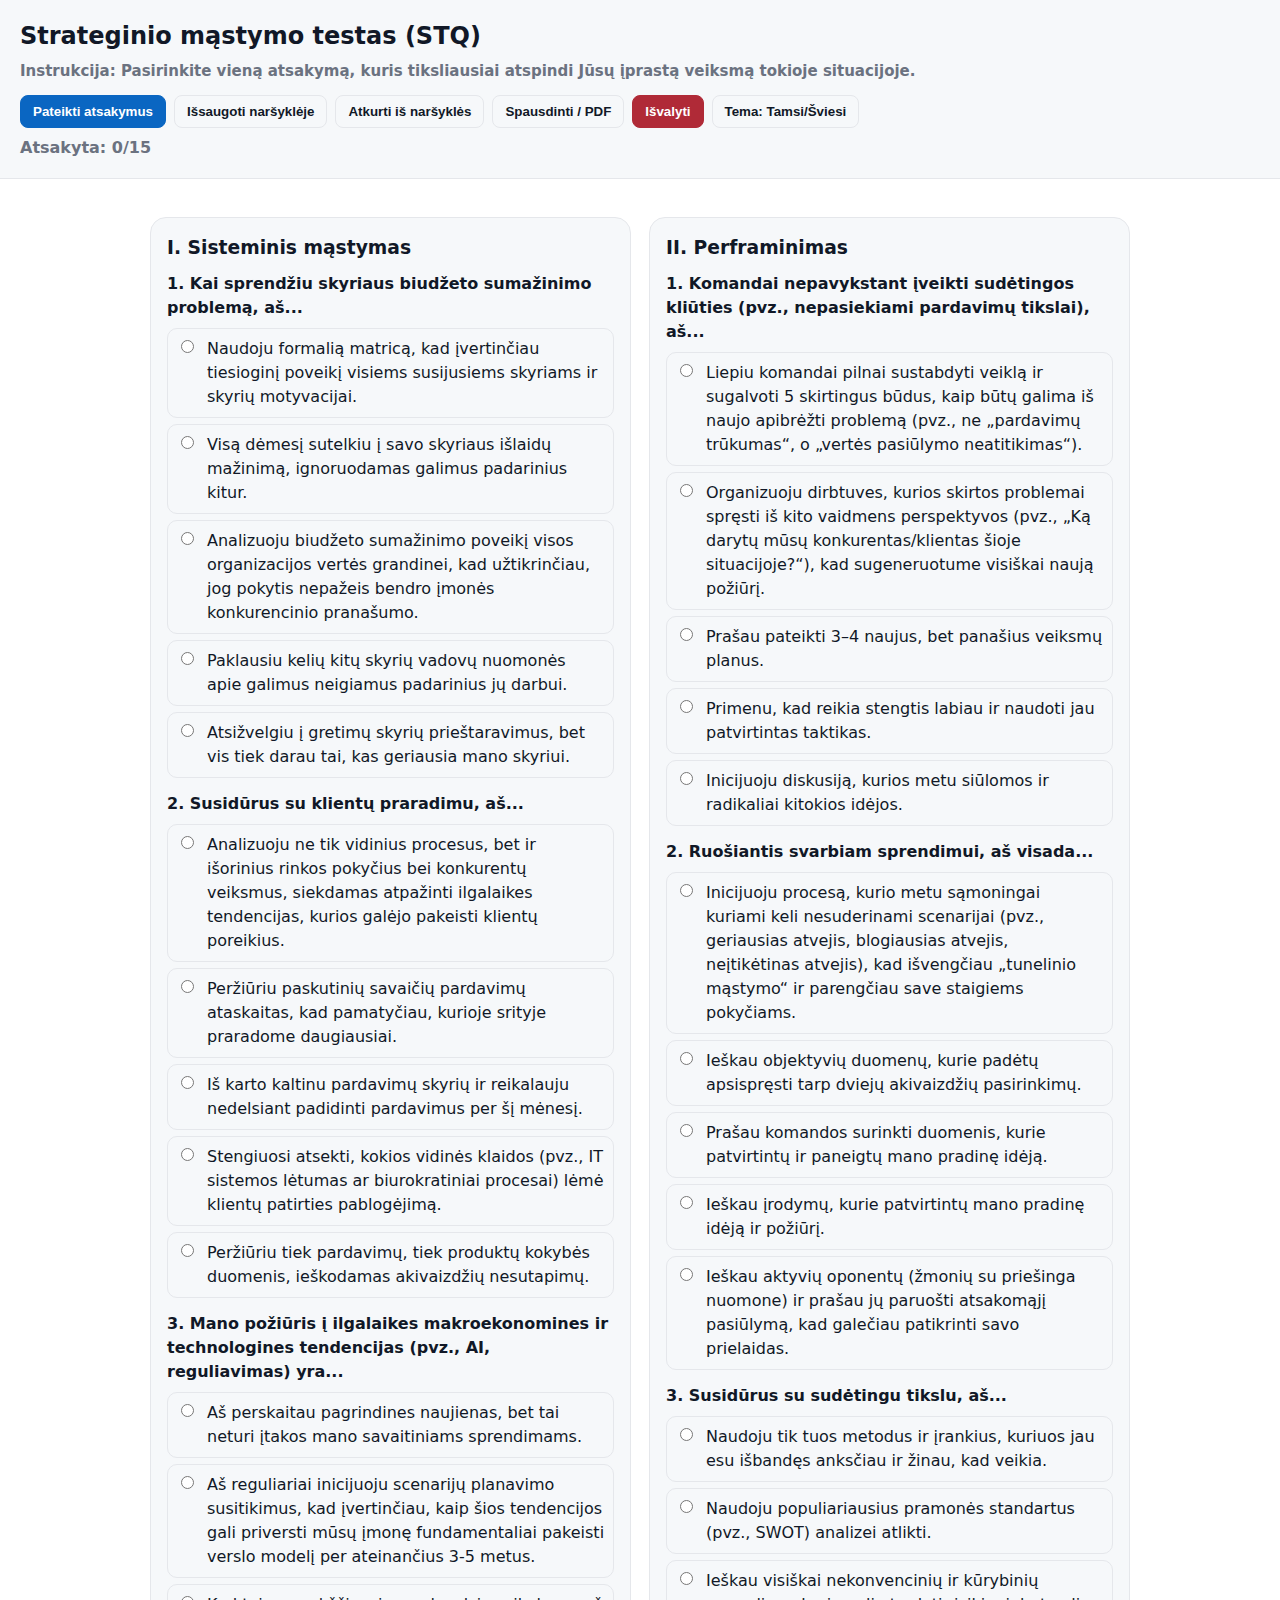
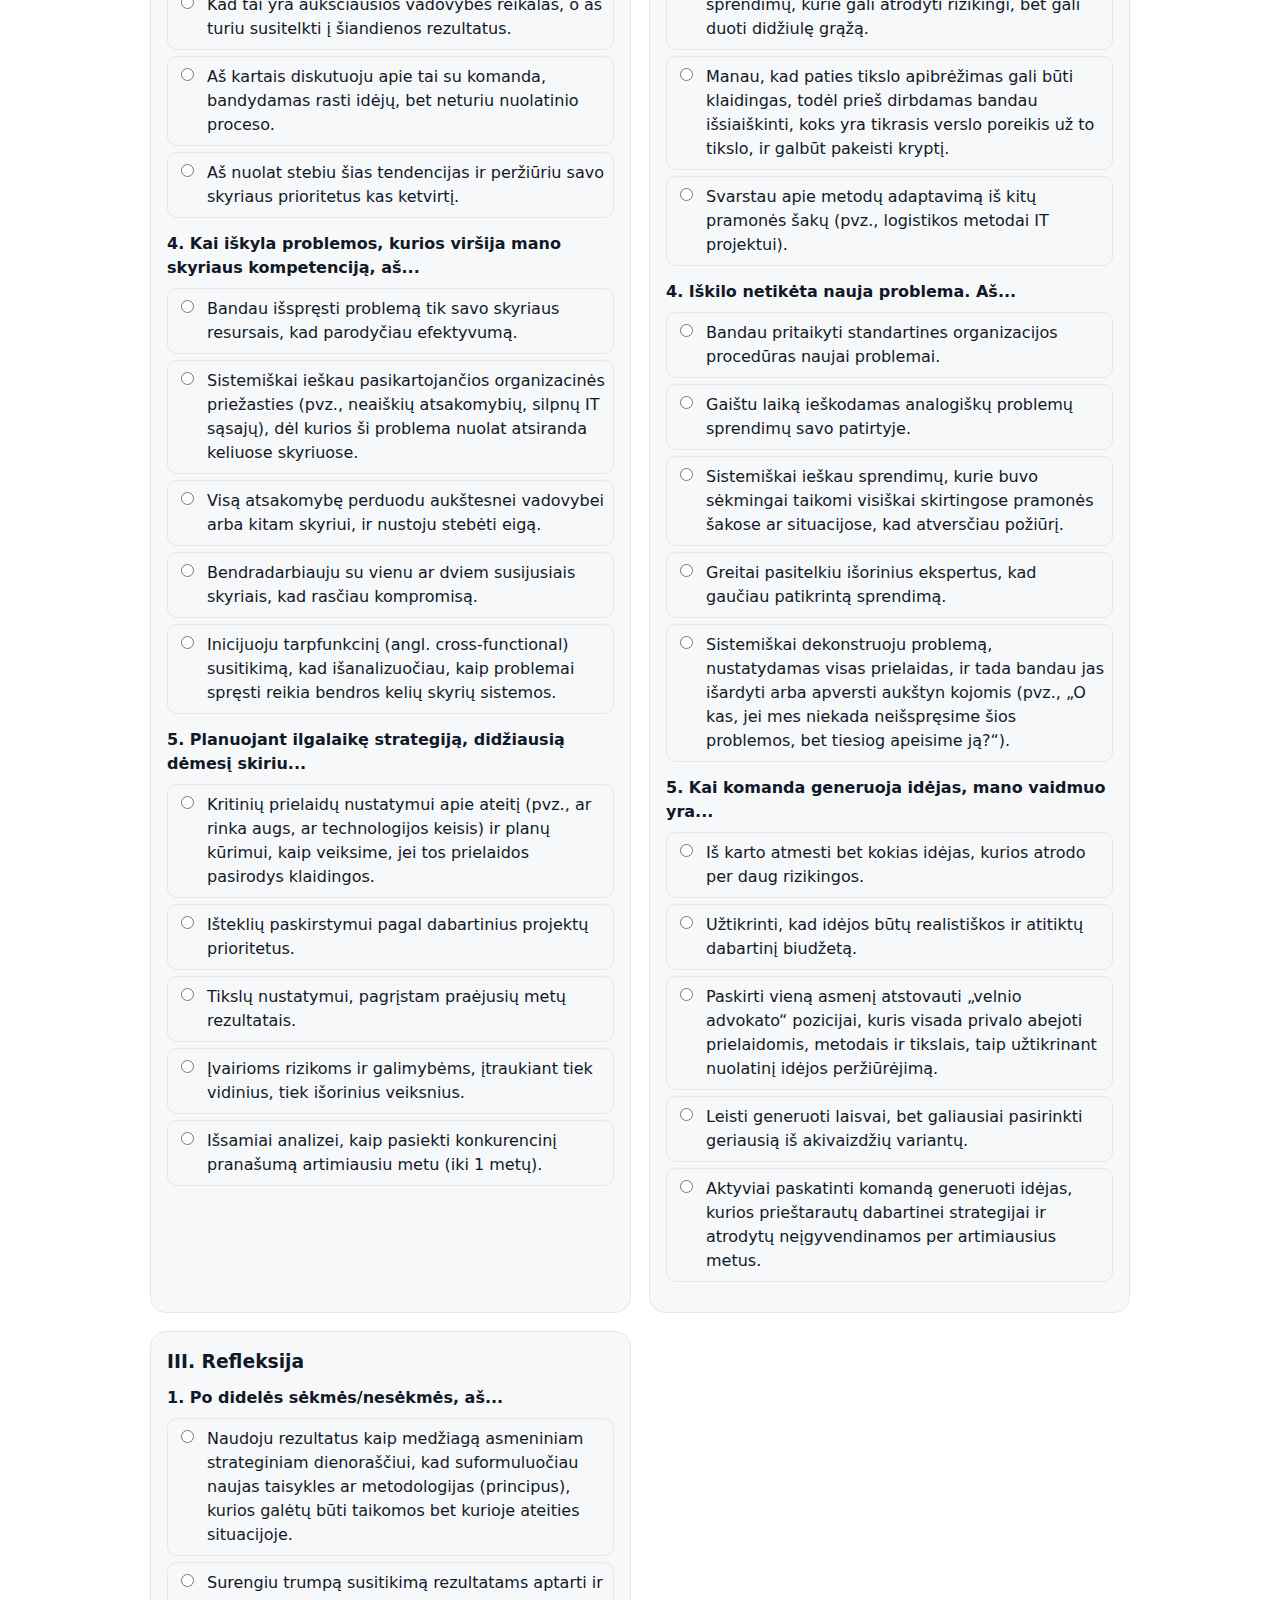
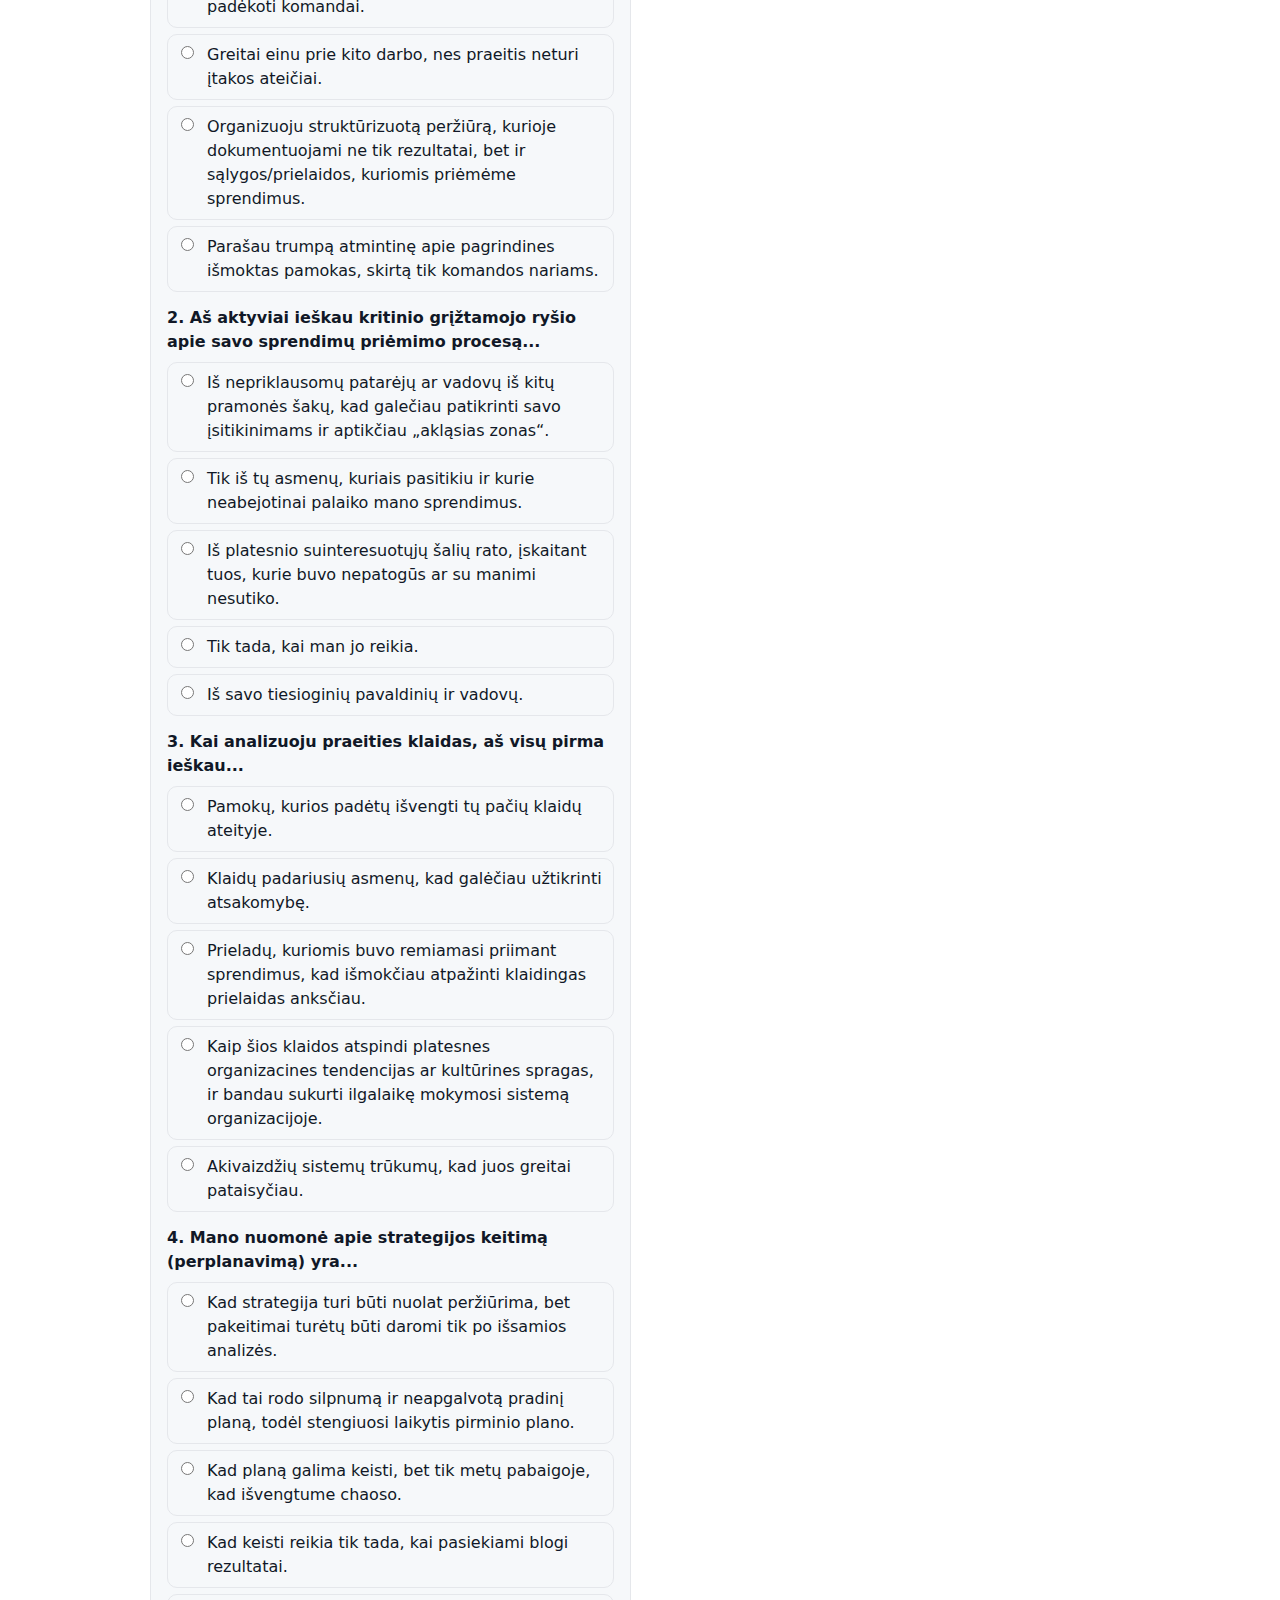
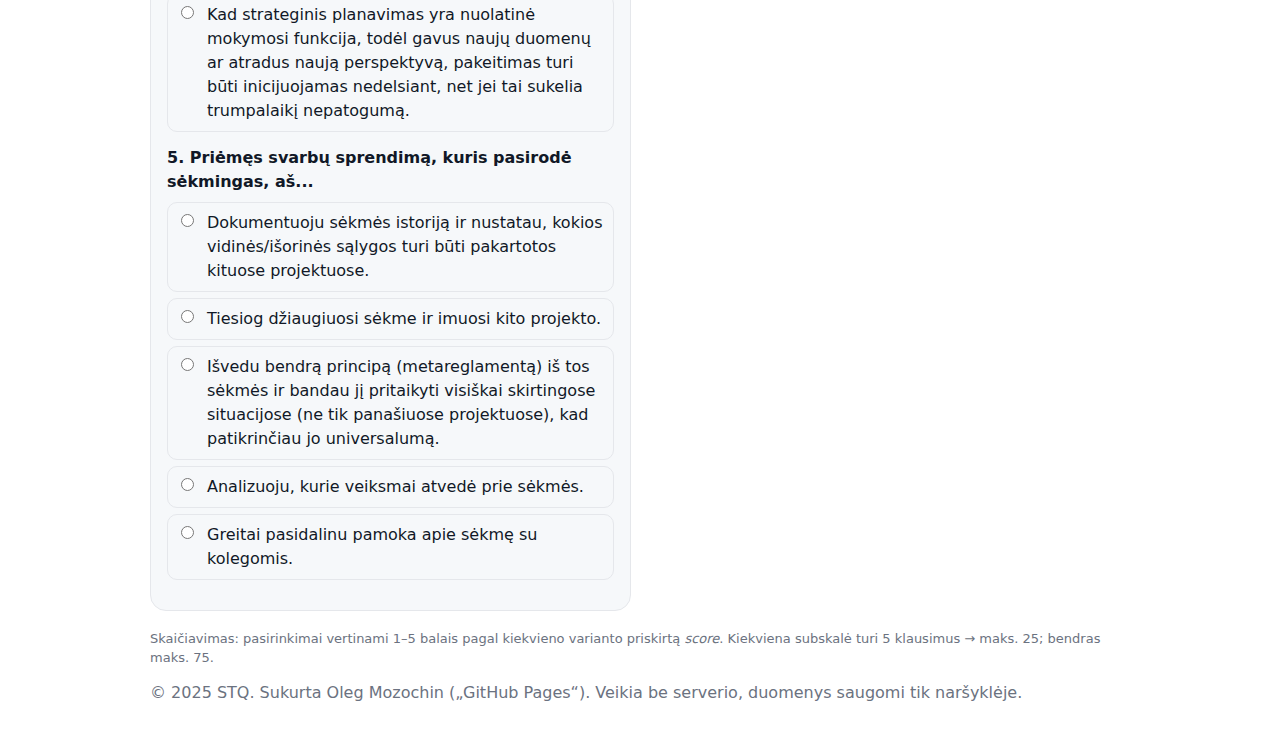
<file: Public/index.html>
<!doctype html>
<html lang="lt">
<head>
  <meta charset="utf-8" />
  <meta name="viewport" content="width=device-width, initial-scale=1" />
  <meta name="color-scheme" content="dark light">
  <title>Strateginio mąstymo testas (STQ)</title>
  <style>
    :root{
      --bg:#0b0f14; --panel:#121821; --text:#e6edf3; --muted:#9aa7b5;
      --brand:#2f81f7; --ok:#3fb950; --warn:#f85149; --border:#1f2a37;
    }
    body.light { --bg:#ffffff; --panel:#f6f8fa; --text:#111827; --muted:#6b7280; --brand:#0a66c2; --ok:#157347; --warn:#b02a37; --border:#e5e7eb; }
    html,body{margin:0;padding:0;background:var(--bg);color:var(--text);font:16px/1.5 system-ui,-apple-system,"Segoe UI",Roboto,Ubuntu,"Helvetica Neue",Arial,"Noto Sans",sans-serif}
    header{padding:18px 20px;border-bottom:1px solid var(--border);background:var(--panel);position:sticky;top:0;z-index:10}
    h1{margin:0;font-size:24px}
    h2{margin:6px 0 0;font-size:15px;color:var(--muted)}
    .toolbar{display:flex;flex-wrap:wrap;gap:8px;margin-top:12px}
    button{appearance:none;border:1px solid var(--border);background:var(--panel);color:var(--text);padding:8px 12px;border-radius:8px;cursor:pointer;transition:.15s ease;font-weight:600}
    button:hover{transform:translateY(-1px);box-shadow:0 2px 8px rgba(0,0,0,.25)}
    .primary{background:var(--brand);border-color:var(--brand);color:#fff}
    .success{background:var(--ok);border-color:var(--ok);color:#fff}
    .danger{background:var(--warn);border-color:var(--warn);color:#fff}
    .ghost{background:transparent}
    .meta{display:flex;gap:16px;align-items:center;color:var(--muted);font-weight:600;margin-top:8px}

    main{max-width:980px;margin:0 auto;padding:20px}
    .grid{display:grid;grid-template-columns:1fr;gap:18px;margin-top:18px}
    @media(min-width:900px){ .grid{grid-template-columns:1fr 1fr} }
    section.block{background:var(--panel);border:1px solid var(--border);border-radius:16px;padding:16px}
    section.block h3{margin:0 0 8px}
    .q{margin:10px 0 14px}
    .q-title{font-weight:700}
    .options{margin-top:8px;display:grid;gap:6px}
    .radio{display:flex;gap:10px;align-items:flex-start;background:transparent;border:1px solid var(--border);border-radius:10px;padding:8px}
    .radio input{margin-top:3px}

    .scorecard{display:grid;grid-template-columns:repeat(4,1fr);gap:10px;margin-top:18px}
    .card{background:var(--panel);border:1px solid var(--border);border-radius:12px;padding:12px;text-align:center}
    .card .num{font-size:22px;font-weight:800}

    .footnote{margin-top:18px;color:var(--muted);font-size:13px}
    .copyright{margin-top:8px;color:var(--muted)}
    .error{color:var(--warn);font-weight:700;margin-top:8px}
    .hidden{display:none}

    /* Interpretacijų blokas */
    .insight-grid{display:grid;grid-template-columns:1fr;gap:12px;margin-top:8px}
    @media(min-width:900px){ .insight-grid{grid-template-columns:1fr 1fr} }
    .insight-card{background:var(--panel);border:1px solid var(--border);border-radius:12px;padding:12px}
    .insight-card h4{margin:0 0 6px}
    .badge{display:inline-block;padding:2px 8px;border-radius:999px;font-size:12px;font-weight:700;margin-left:8px}
    .badge.low{background:#2d1f1f;color:#fda4a4;border:1px solid #7f1d1d}
    .badge.mid{background:#1f2d25;color:#a7f3d0;border:1px solid #14532d}
    .badge.high{background:#1f2633;color:#93c5fd;border:1px solid #1d4ed8}
    .insight-list{margin:8px 0 0;padding-left:18px}
    .insight-list li{margin:4px 0}

    @media print{
      body{background:#fff;color:#000}
      header{position:static;border:none;background:#fff;color:#000}
      .toolbar{display:none}
      section.block{background:#fff;border:1px solid #ccc}
      .radio{border-color:#ccc}
      .scorecard .card,.insight-card{background:#fff;border:1px solid #ccc}
    }
  </style>
</head>
<body>
<header>
  <h1>Strateginio mąstymo testas (STQ)</h1>
  <h2>Instrukcija: Pasirinkite vieną atsakymą, kuris tiksliausiai atspindi Jūsų įprastą veiksmą tokioje situacijoje.</h2>
  <div class="toolbar">
    <button id="submitBtn" class="primary">Pateikti atsakymus</button>
    <button id="saveBtn">Išsaugoti naršyklėje</button>
    <button id="restoreBtn">Atkurti iš naršyklės</button>
    <button id="printBtn">Spausdinti / PDF</button>
    <button id="clearBtn" class="danger">Išvalyti</button>
    <button id="themeBtn" class="ghost">Tema: Tamsi/Šviesi</button>
  </div>
  <div class="meta">
    <div id="progress">Atsakyta: 0/15</div>
    <div id="errorBox" class="error hidden"></div>
  </div>
</header>

<main>
  <!-- Klausimai bus sugeneruoti čia (turi būti matomi, NE paslėpti) -->
  <div class="grid" id="blocksContainer"></div>

  <!-- REZULTATAI: paslėpta iki „Pateikti atsakymus“ -->
  <div id="results" class="hidden">
    <h3>Rezultatai</h3>
    <div class="scorecard">
      <div class="card"><div>Sisteminis mąstymas</div><div class="num" id="scoreSystemic">0/25</div></div>
      <div class="card"><div>Perframinimas</div><div class="num" id="scoreReframing">0/25</div></div>
      <div class="card"><div>Refleksija</div><div class="num" id="scoreReflection">0/25</div></div>
      <div class="card"><div>Bendras rezultatas</div><div class="num" id="scoreTotal">0/75</div></div>
    </div>

    <section id="insights" style="margin-top:22px;">
      <h3>Žodinis vertinimas</h3>
      <div id="verbalSummary" class="insight-grid"></div>

      <h3 style="margin-top:18px;">Praktinės rekomendacijos (30 dienų)</h3>
      <div id="actionPlan" class="insight-grid"></div>
    </section>
  </div>

  <p class="footnote">
    Skaičiavimas: pasirinkimai vertinami 1–5 balais pagal kiekvieno varianto priskirtą <em>score</em>.
    Kiekviena subskalė turi 5 klausimus → maks. 25; bendras maks. 75.
  </p>
  <p class="copyright">© 2025 STQ. Sukurta Oleg Mozochin („GitHub Pages“). Veikia be serverio, duomenys saugomi tik naršyklėje.</p>
</main>

<!-- TURINYS iš .docx (1:1 tekstai ir balai) -->
<script id="STQ_DATA" type="application/json">
{
  "blocks": [
    {
      "blockId": "systemic",
      "title": "I. Sisteminis mąstymas",
      "questions": [
        { "id":"q1", "text":"Kai sprendžiu skyriaus biudžeto sumažinimo problemą, aš...",
          "options":[
            {"text":"Naudoju formalią matricą, kad įvertinčiau tiesioginį poveikį visiems susijusiems skyriams ir skyrių motyvacijai.","score":4},
            {"text":"Visą dėmesį sutelkiu į savo skyriaus išlaidų mažinimą, ignoruodamas galimus padarinius kitur.","score":1},
            {"text":"Analizuoju biudžeto sumažinimo poveikį visos organizacijos vertės grandinei, kad užtikrinčiau, jog pokytis nepažeis bendro įmonės konkurencinio pranašumo.","score":5},
            {"text":"Paklausiu kelių kitų skyrių vadovų nuomonės apie galimus neigiamus padarinius jų darbui.","score":3},
            {"text":"Atsižvelgiu į gretimų skyrių prieštaravimus, bet vis tiek darau tai, kas geriausia mano skyriui.","score":2}
          ]
        },
        { "id":"q2", "text":"Susidūrus su klientų praradimu, aš...",
          "options":[
            {"text":"Analizuoju ne tik vidinius procesus, bet ir išorinius rinkos pokyčius bei konkurentų veiksmus, siekdamas atpažinti ilgalaikes tendencijas, kurios galėjo pakeisti klientų poreikius.","score":5},
            {"text":"Peržiūriu paskutinių savaičių pardavimų ataskaitas, kad pamatyčiau, kurioje srityje praradome daugiausiai.","score":2},
            {"text":"Iš karto kaltinu pardavimų skyrių ir reikalauju nedelsiant padidinti pardavimus per šį mėnesį.","score":1},
            {"text":"Stengiuosi atsekti, kokios vidinės klaidos (pvz., IT sistemos lėtumas ar biurokratiniai procesai) lėmė klientų patirties pablogėjimą.","score":4},
            {"text":"Peržiūriu tiek pardavimų, tiek produktų kokybės duomenis, ieškodamas akivaizdžių nesutapimų.","score":3}
          ]
        },
        { "id":"q3", "text":"Mano požiūris į ilgalaikes makroekonomines ir technologines tendencijas (pvz., AI, reguliavimas) yra...",
          "options":[
            {"text":"Aš perskaitau pagrindines naujienas, bet tai neturi įtakos mano savaitiniams sprendimams.","score":2},
            {"text":"Aš reguliariai inicijuoju scenarijų planavimo susitikimus, kad įvertinčiau, kaip šios tendencijos gali priversti mūsų įmonę fundamentaliai pakeisti verslo modelį per ateinančius 3-5 metus.","score":5},
            {"text":"Kad tai yra aukščiausios vadovybės reikalas, o aš turiu susitelkti į šiandienos rezultatus.","score":1},
            {"text":"Aš kartais diskutuoju apie tai su komanda, bandydamas rasti idėjų, bet neturiu nuolatinio proceso.","score":3},
            {"text":"Aš nuolat stebiu šias tendencijas ir peržiūriu savo skyriaus prioritetus kas ketvirtį.","score":4}
          ]
        },
        { "id":"q4", "text":"Kai iškyla problemos, kurios viršija mano skyriaus kompetenciją, aš...",
          "options":[
            {"text":"Bandau išspręsti problemą tik savo skyriaus resursais, kad parodyčiau efektyvumą.","score":2},
            {"text":"Sistemiškai ieškau pasikartojančios organizacinės priežasties (pvz., neaiškių atsakomybių, silpnų IT sąsajų), dėl kurios ši problema nuolat atsiranda keliuose skyriuose.","score":5},
            {"text":"Visą atsakomybę perduodu aukštesnei vadovybei arba kitam skyriui, ir nustoju stebėti eigą.","score":1},
            {"text":"Bendradarbiauju su vienu ar dviem susijusiais skyriais, kad rasčiau kompromisą.","score":3},
            {"text":"Inicijuoju tarpfunkcinį (angl. cross-functional) susitikimą, kad išanalizuočiau, kaip problemai spręsti reikia bendros kelių skyrių sistemos.","score":4}
          ]
        },
        { "id":"q5", "text":"Planuojant ilgalaikę strategiją, didžiausią dėmesį skiriu...",
          "options":[
            {"text":"Kritinių prielaidų nustatymui apie ateitį (pvz., ar rinka augs, ar technologijos keisis) ir planų kūrimui, kaip veiksime, jei tos prielaidos pasirodys klaidingos.","score":5},
            {"text":"Išteklių paskirstymui pagal dabartinius projektų prioritetus.","score":2},
            {"text":"Tikslų nustatymui, pagrįstam praėjusių metų rezultatais.","score":1},
            {"text":"Įvairioms rizikoms ir galimybėms, įtraukiant tiek vidinius, tiek išorinius veiksnius.","score":4},
            {"text":"Išsamiai analizei, kaip pasiekti konkurencinį pranašumą artimiausiu metu (iki 1 metų).","score":3}
          ]
        }
      ]
    },
    {
      "blockId": "reframing",
      "title": "II. Perframinimas",
      "questions": [
        { "id":"q6", "text":"Komandai nepavykstant įveikti sudėtingos kliūties (pvz., nepasiekiami pardavimų tikslai), aš...",
          "options":[
            {"text":"Liepiu komandai pilnai sustabdyti veiklą ir sugalvoti 5 skirtingus būdus, kaip būtų galima iš naujo apibrėžti problemą (pvz., ne „pardavimų trūkumas“, o „vertės pasiūlymo neatitikimas“).","score":4},
            {"text":"Organizuoju dirbtuves, kurios skirtos problemai spręsti iš kito vaidmens perspektyvos (pvz., „Ką darytų mūsų konkurentas/klientas šioje situacijoje?“), kad sugeneruotume visiškai naują požiūrį.","score":5},
            {"text":"Prašau pateikti 3–4 naujus, bet panašius veiksmų planus.","score":2},
            {"text":"Primenu, kad reikia stengtis labiau ir naudoti jau patvirtintas taktikas.","score":1},
            {"text":"Inicijuoju diskusiją, kurios metu siūlomos ir radikaliai kitokios idėjos.","score":3}
          ]
        },
        { "id":"q7", "text":"Ruošiantis svarbiam sprendimui, aš visada...",
          "options":[
            {"text":"Inicijuoju procesą, kurio metu sąmoningai kuriami keli nesuderinami scenarijai (pvz., geriausias atvejis, blogiausias atvejis, neįtikėtinas atvejis), kad išvengčiau „tunelinio mąstymo“ ir parengčiau save staigiems pokyčiams.","score":5},
            {"text":"Ieškau objektyvių duomenų, kurie padėtų apsispręsti tarp dviejų akivaizdžių pasirinkimų.","score":2},
            {"text":"Prašau komandos surinkti duomenis, kurie patvirtintų ir paneigtų mano pradinę idėją.","score":3},
            {"text":"Ieškau įrodymų, kurie patvirtintų mano pradinę idėją ir požiūrį.","score":1},
            {"text":"Ieškau aktyvių oponentų (žmonių su priešinga nuomone) ir prašau jų paruošti atsakomąjį pasiūlymą, kad galečiau patikrinti savo prielaidas.","score":4}
          ]
        },
        { "id":"q8", "text":"Susidūrus su sudėtingu tikslu, aš...",
          "options":[
            {"text":"Naudoju tik tuos metodus ir įrankius, kuriuos jau esu išbandęs anksčiau ir žinau, kad veikia.","score":1},
            {"text":"Naudoju populiariausius pramonės standartus (pvz., SWOT) analizei atlikti.","score":2},
            {"text":"Ieškau visiškai nekonvencinių ir kūrybinių sprendimų, kurie gali atrodyti rizikingi, bet gali duoti didžiulę grąžą.","score":4},
            {"text":"Manau, kad paties tikslo apibrėžimas gali būti klaidingas, todėl prieš dirbdamas bandau išsiaiškinti, koks yra tikrasis verslo poreikis už to tikslo, ir galbūt pakeisti kryptį.","score":5},
            {"text":"Svarstau apie metodų adaptavimą iš kitų pramonės šakų (pvz., logistikos metodai IT projektui).","score":3}
          ]
        },
        { "id":"q9", "text":"Iškilo netikėta nauja problema. Aš...",
          "options":[
            {"text":"Bandau pritaikyti standartines organizacijos procedūras naujai problemai.","score":2},
            {"text":"Gaištu laiką ieškodamas analogiškų problemų sprendimų savo patirtyje.","score":1},
            {"text":"Sistemiškai ieškau sprendimų, kurie buvo sėkmingai taikomi visiškai skirtingose pramonės šakose ar situacijose, kad atversčiau požiūrį.","score":4},
            {"text":"Greitai pasitelkiu išorinius ekspertus, kad gaučiau patikrintą sprendimą.","score":3},
            {"text":"Sistemiškai dekonstruoju problemą, nustatydamas visas prielaidas, ir tada bandau jas išardyti arba apversti aukštyn kojomis (pvz., „O kas, jei mes niekada neišspręsime šios problemos, bet tiesiog apeisime ją?“).","score":5}
          ]
        },
        { "id":"q10", "text":"Kai komanda generuoja idėjas, mano vaidmuo yra...",
          "options":[
            {"text":"Iš karto atmesti bet kokias idėjas, kurios atrodo per daug rizikingos.","score":2},
            {"text":"Užtikrinti, kad idėjos būtų realistiškos ir atitiktų dabartinį biudžetą.","score":1},
            {"text":"Paskirti vieną asmenį atstovauti „velnio advokato“ pozicijai, kuris visada privalo abejoti prielaidomis, metodais ir tikslais, taip užtikrinant nuolatinį idėjos peržiūrėjimą.","score":5},
            {"text":"Leisti generuoti laisvai, bet galiausiai pasirinkti geriausią iš akivaizdžių variantų.","score":3},
            {"text":"Aktyviai paskatinti komandą generuoti idėjas, kurios prieštarautų dabartinei strategijai ir atrodytų neįgyvendinamos per artimiausius metus.","score":4}
          ]
        }
      ]
    },
    {
      "blockId": "reflection",
      "title": "III. Refleksija",
      "questions": [
        { "id":"q11", "text":"Po didelės sėkmės/nesėkmės, aš...",
          "options":[
            {"text":"Naudoju rezultatus kaip medžiagą asmeniniam strateginiam dienoraščiui, kad suformuluočiau naujas taisykles ar metodologijas (principus), kurios galėtų būti taikomos bet kurioje ateities situacijoje.","score":5},
            {"text":"Surengiu trumpą susitikimą rezultatams aptarti ir padėkoti komandai.","score":2},
            {"text":"Greitai einu prie kito darbo, nes praeitis neturi įtakos ateičiai.","score":1},
            {"text":"Organizuoju struktūrizuotą peržiūrą, kurioje dokumentuojami ne tik rezultatai, bet ir sąlygos/prielaidos, kuriomis priėmėme sprendimus.","score":4},
            {"text":"Parašau trumpą atmintinę apie pagrindines išmoktas pamokas, skirtą tik komandos nariams.","score":3}
          ]
        },
        { "id":"q12", "text":"Aš aktyviai ieškau kritinio grįžtamojo ryšio apie savo sprendimų priėmimo procesą...",
          "options":[
            {"text":"Iš nepriklausomų patarėjų ar vadovų iš kitų pramonės šakų, kad galečiau patikrinti savo įsitikinimams ir aptikčiau „akląsias zonas“.","score":5},
            {"text":"Tik iš tų asmenų, kuriais pasitikiu ir kurie neabejotinai palaiko mano sprendimus.","score":2},
            {"text":"Iš platesnio suinteresuotųjų šalių rato, įskaitant tuos, kurie buvo nepatogūs ar su manimi nesutiko.","score":4},
            {"text":"Tik tada, kai man jo reikia.","score":1},
            {"text":"Iš savo tiesioginių pavaldinių ir vadovų.","score":3}
          ]
        },
        { "id":"q13", "text":"Kai analizuoju praeities klaidas, aš visų pirma ieškau...",
          "options":[
            {"text":"Pamokų, kurios padėtų išvengti tų pačių klaidų ateityje.","score":3},
            {"text":"Klaidų padariusių asmenų, kad galėčiau užtikrinti atsakomybę.","score":1},
            {"text":"Prieladų, kuriomis buvo remiamasi priimant sprendimus, kad išmokčiau atpažinti klaidingas prielaidas anksčiau.","score":4},
            {"text":"Kaip šios klaidos atspindi platesnes organizacines tendencijas ar kultūrines spragas, ir bandau sukurti ilgalaikę mokymosi sistemą organizacijoje.","score":5},
            {"text":"Akivaizdžių sistemų trūkumų, kad juos greitai pataisyčiau.","score":2}
          ]
        },
        { "id":"q14", "text":"Mano nuomonė apie strategijos keitimą (perplanavimą) yra...",
          "options":[
            {"text":"Kad strategija turi būti nuolat peržiūrima, bet pakeitimai turėtų būti daromi tik po išsamios analizės.","score":4},
            {"text":"Kad tai rodo silpnumą ir neapgalvotą pradinį planą, todėl stengiuosi laikytis pirminio plano.","score":1},
            {"text":"Kad planą galima keisti, bet tik metų pabaigoje, kad išvengtume chaoso.","score":3},
            {"text":"Kad keisti reikia tik tada, kai pasiekiami blogi rezultatai.","score":2},
            {"text":"Kad strateginis planavimas yra nuolatinė mokymosi funkcija, todėl gavus naujų duomenų ar atradus naują perspektyvą, pakeitimas turi būti inicijuojamas nedelsiant, net jei tai sukelia trumpalaikį nepatogumą.","score":5}
          ]
        },
        { "id":"q15", "text":"Priėmęs svarbų sprendimą, kuris pasirodė sėkmingas, aš...",
          "options":[
            {"text":"Dokumentuoju sėkmės istoriją ir nustatau, kokios vidinės/išorinės sąlygos turi būti pakartotos kituose projektuose.","score":4},
            {"text":"Tiesiog džiaugiuosi sėkme ir imuosi kito projekto.","score":1},
            {"text":"Išvedu bendrą principą (metareglamentą) iš tos sėkmės ir bandau jį pritaikyti visiškai skirtingose situacijose (ne tik panašiuose projektuose), kad patikrinčiau jo universalumą.","score":5},
            {"text":"Analizuoju, kurie veiksmai atvedė prie sėkmės.","score":3},
            {"text":"Greitai pasidalinu pamoka apie sėkmę su kolegomis.","score":2}
          ]
        }
      ]
    }
  ]
}
</script>

<script>
(function(){
  document.addEventListener('DOMContentLoaded', init);
  function init(){
    const errorBox = document.getElementById('errorBox');
    const blocksContainer = document.getElementById('blocksContainer');
    const progressEl = document.getElementById('progress');
    const resultsContainer = document.getElementById('results');
    const STORAGE_KEY = 'STQ_answers_v5';
    let submitted = false;

    function showError(msg){ errorBox.textContent = msg; errorBox.classList.remove('hidden'); }
    function clearError(){ errorBox.classList.add('hidden'); errorBox.textContent = ''; }

    // Įkeliame turinį
    const DATA = JSON.parse(document.getElementById('STQ_DATA').textContent);
    const STQ = DATA.blocks;

    // Render klausimų
    function render(){
      blocksContainer.innerHTML = '';
      STQ.forEach(block => {
        const sec = document.createElement('section');
        sec.className = 'block'; sec.id = `block-${block.blockId}`;
        const h3 = document.createElement('h3'); h3.textContent = block.title;
        sec.appendChild(h3);

        block.questions.forEach((q, qi) => {
          const qDiv = document.createElement('div'); qDiv.className = 'q';
          const qTitle = document.createElement('div'); qTitle.className='q-title';
          qTitle.textContent = `${qi+1}. ${q.text}`;
          qDiv.appendChild(qTitle);

          const opts = document.createElement('div'); opts.className='options';
          q.options.forEach((opt, oi) => {
            const id = `${q.id}_${oi}`;
            const row = document.createElement('label'); row.className='radio';
            const input = document.createElement('input'); input.type='radio'; input.id=id; input.name=q.id; input.value=oi;
            const span = document.createElement('span'); span.textContent = opt.text;
            row.appendChild(input); row.appendChild(span); opts.appendChild(row);
          });

          qDiv.appendChild(opts);
          sec.appendChild(qDiv);
        });

        blocksContainer.appendChild(sec);
      });
    }

    // Deleguotas change: tik progresas; rezultatus rodome tik jei jau submitted
    blocksContainer.addEventListener('change', (ev) => {
      if(ev.target && ev.target.type === 'radio'){
        clearError();
        updateProgress();
        if(submitted) showScores();
      }
    });

    // Helpers
    function getAnswers(){
      const answers = {};
      STQ.forEach(block => block.questions.forEach(q => {
        const selected = document.querySelector(`input[name="${q.id}"]:checked`);
        answers[q.id] = selected ? Number(selected.value) : null;
      }));
      return answers;
    }
    function updateProgress(){
      const answered = Object.values(getAnswers()).filter(v => v !== null).length;
      progressEl.textContent = `Atsakyta: ${answered}/15`;
    }
    function scoreOf(q, idx){
      if(idx === null || idx === undefined) return 0;
      const opt = q.options[idx];
      return opt && typeof opt.score === 'number' ? opt.score : 0;
    }
    function computeScores(){
      const a = getAnswers();
      let sys=0, refra=0, refl=0;
      STQ[0].questions.forEach(q => { sys   += scoreOf(q, a[q.id]); });
      STQ[1].questions.forEach(q => { refra += scoreOf(q, a[q.id]); });
      STQ[2].questions.forEach(q => { refl  += scoreOf(q, a[q.id]); });
      return {sys, refra, refl, total: sys+refra+refl};
    }

    // Interpretacijos ir planas
    function describeScale(label, score){
      let level, text;
      if(score <= 10){ level='low'; text=`${label}: žemas lygis. Rekomenduojama sistemingai stiprinti pagrindinius įpročius ir procesus.`; }
      else if(score <= 18){ level='mid'; text=`${label}: vidutinis lygis. Pagrindai veikia, bet yra „aklųjų zonų“ ir nenuoseklumo.`; }
      else { level='high'; text=`${label}: aukštas lygis. Stiprybę verta institucionalizuoti – dalintis praktika, kurti standartus ir mentoruoti.`; }
      return { level, text };
    }
    function buildActions(s){
      const actions=[];
      if(s.sys<=10){ actions.push({title:'Sisteminis mąstymas (0–10)', items:[
        'Sukurk 1 puslapio „Vertės grandinės žemėlapį“ (A3).',
        'Kassavaitinis „assumption check“: 3 prielaidos + ką darysi, jei klaidingos.',
        '2 kryžminių skyrių susitikimai: 1 problemos savininkas, 1 KPI.'
      ]}); }else if(s.sys<=18){ actions.push({title:'Sisteminis mąstymas (11–18)', items:[
        '„Pareto + priežasties“ šablonas: top defektai → sisteminės priežastys.',
        'Ketvirtiniai scenarijai (best/worst/wild) + prioritetų peržiūra.',
        'Kanban „risk lane“: top-5 rizikos, trigeriai, atsakomybės.'
      ]}); }else{ actions.push({title:'Sisteminis mąstymas (19–25)', items:[
        '„Cross-functional playbook“ (PDF/Confluence).',
        'Mentorystė 2 meistrams (sisteminės matricos).',
        'Trimestrinis „systems review“ su vadovybe.'
      ]}); }
      if(s.refra<=10){ actions.push({title:'Perframinimas (0–10)', items:[
        '„Velnio advokato“ rolė idėjų sesijose (rotacija).',
        '30 min. „role-flip“: ką darytų klientas/konkurentas?',
        '3 alternatyvūs problemos apibrėžimai kiekvienam tikslui.'
      ]}); }else if(s.refra<=18){ actions.push({title:'Perframinimas (11–18)', items:[
        '3 scenarijai prieš tvirtinant planą + signalai.',
        'Perkelk 1 metodą iš kitos industrijos.',
        '„Reframe log“: formuluotės pakeitimas → KPI efektas.'
      ]}); }else{ actions.push({title:'Perframinimas (19–25)', items:[
        '1 val. dirbtuvės komandai su realiais pavyzdžiais.',
        'Idėjų standartas: 30% „anti-strategy“ idėjų per sesiją.',
        '„Reframe casebook“: 6 geriausi atvejai per ketvirtį.'
      ]}); }
      if(s.refl<=10){ actions.push({title:'Refleksija (0–10)', items:[
        'AAR (After Action Review) po svarbių įvykių.',
        'Kiekvienai nesėkmei – 3 prielaidos ir jų validacija.',
        'Kritinis grįžtamasis ryšys iš išorinio patarėjo.'
      ]}); }else if(s.refl<=18){ actions.push({title:'Refleksija (11–18)', items:[
        'Savaitinis „learning stand-up“: 10 min. pamokos.',
        'Principų sąrašas (metareguliavimas) ir testavimas.',
        'Platesnis grįžtamasis ryšys (įsk. nesutinkančius) kas mėn.'
      ]}); }else{ actions.push({title:'Refleksija (19–25)', items:[
        'Standartizuok AAR šabloną ir taikyk N>3 komandoms.',
        'Mentorystė 2 vadovams (prielaidų auditas).',
        '„Learning KPI“: įgyvendintų korekcijų % per mėn.'
      ]}); }
      return actions;
    }
    function renderInsights(scores){
      const verbal = document.getElementById('verbalSummary');
      const plan   = document.getElementById('actionPlan');
      const dSys  = describeScale('Sisteminis mąstymas', scores.sys);
      const dRefa = describeScale('Perframinimas', scores.refra);
      const dRefl = describeScale('Refleksija', scores.refl);
      const cards = [
        {title:'Sisteminis mąstymas', desc:dSys},
        {title:'Perframinimas', desc:dRefa},
        {title:'Refleksija', desc:dRefl}
      ];
      verbal.innerHTML = cards.map(c => `
        <div class="insight-card">
          <h4>${c.title}
            <span class="badge ${c.desc.level}">${c.desc.level==='low'?'Žemas':c.desc.level==='mid'?'Vidutinis':'Aukštas'}</span>
          </h4>
          <p>${c.desc.text}</p>
        </div>`).join('');
      const actions = buildActions(scores);
      plan.innerHTML = actions.map(a => `
        <div class="insight-card">
          <h4>${a.title}</h4>
          <ul class="insight-list">${a.items.map(i => `<li>${i}</li>`).join('')}</ul>
        </div>`).join('');
    }

    // Rodome rezultatus tik po "Pateikti"
    function showScores(){
      const {sys, refra, refl, total} = computeScores();
      document.getElementById('scoreSystemic').textContent   = `${sys}/25`;
      document.getElementById('scoreReframing').textContent  = `${refra}/25`;
      document.getElementById('scoreReflection').textContent = `${refl}/25`;
      document.getElementById('scoreTotal').textContent      = `${total}/75`;
      renderInsights({sys, refra, refl, total});
    }

    // Saugojimas/atkūrimas/išvalymas
    function saveToStorage(){
      try{
        localStorage.setItem(STORAGE_KEY, JSON.stringify(getAnswers()));
        alert('Atsakymai išsaugoti naršyklėje.');
      }catch(e){ showError('Nepavyko išsaugoti: ' + e.message); }
    }
    function restoreFromStorage(showAlert=true){
      try{
        const raw = localStorage.getItem(STORAGE_KEY);
        if(!raw){ if(showAlert) alert('Naršyklėje nerasta išsaugotų atsakymų.'); return; }
        const answers = JSON.parse(raw);
        STQ.forEach(block => block.questions.forEach(q => {
          const v = answers[q.id];
          if(v !== null && v !== undefined){
            const input = document.getElementById(`${q.id}_${v}`);
            if(input) input.checked = true;
          }
        }));
        if(showAlert) alert('Atsakymai atkurti iš naršyklės.');
        updateProgress();
        // Atkūrus nesiunčiame rezultatų, kol nepaspaustas „Pateikti“
      }catch(e){ showError('Atkūrimo klaida: ' + e.message); }
    }
    function clearAll(){
      document.querySelectorAll('input[type="radio"]').forEach(el => el.checked = false);
      updateProgress();
      submitted = false;
      resultsContainer.classList.add('hidden');
    }

    // Mygtukai
    document.getElementById('submitBtn').addEventListener('click', () => {
      const answered = Object.values(getAnswers()).filter(v => v !== null).length;
      if(answered < 15){ alert(`Neatsakyta į ${15-answered} klausimą(-us). Užpildykite visus 15.`); return; }
      submitted = true;
      resultsContainer.classList.remove('hidden');
      showScores();
      const card = document.getElementById('scoreTotal').parentElement;
      card.style.outline = '2px solid var(--ok)'; setTimeout(() => card.style.outline='none', 1200);
    });
    document.getElementById('saveBtn').addEventListener('click', saveToStorage);
    document.getElementById('restoreBtn').addEventListener('click', () => restoreFromStorage(true));
    document.getElementById('printBtn').addEventListener('click', () => {
      if(!submitted){ alert('Pirmiausia pateikite atsakymus.'); return; }
      requestAnimationFrame(() => window.print());
    });
    document.getElementById('clearBtn').addEventListener('click', () => { if(confirm('Išvalyti visus atsakymus?')) clearAll(); });
    document.getElementById('themeBtn').addEventListener('click', () => document.body.classList.toggle('light'));

    // Tema pagal sistemą
    try{
      const prefersLight = window.matchMedia && window.matchMedia('(prefers-color-scheme: light)').matches;
      if(prefersLight){ document.body.classList.add('light'); }
    }catch{}

    // Start
    render();              // ← Sugeneruoja klausimus
    restoreFromStorage(false);
    updateProgress();      // ← Tik progresas; be rezultatų
  }
})();
</script>
</body>
</html>
</file>
